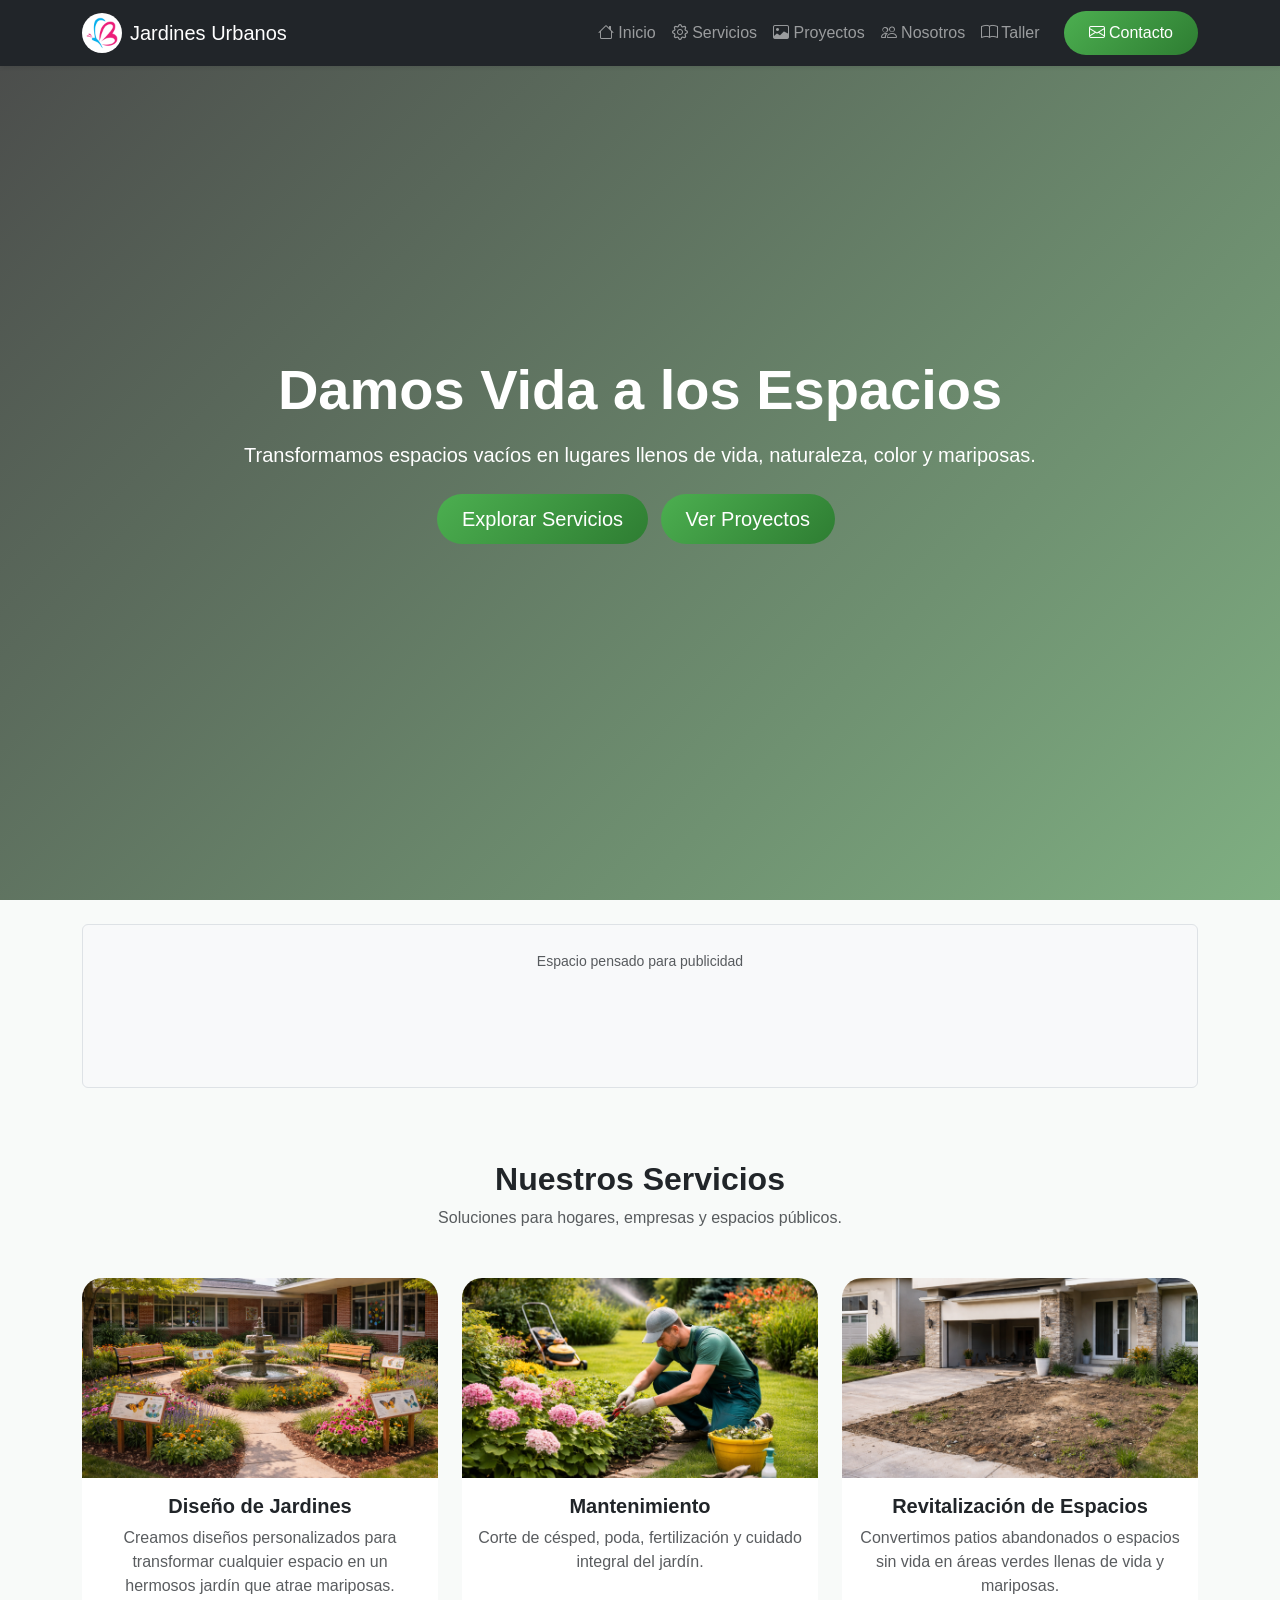
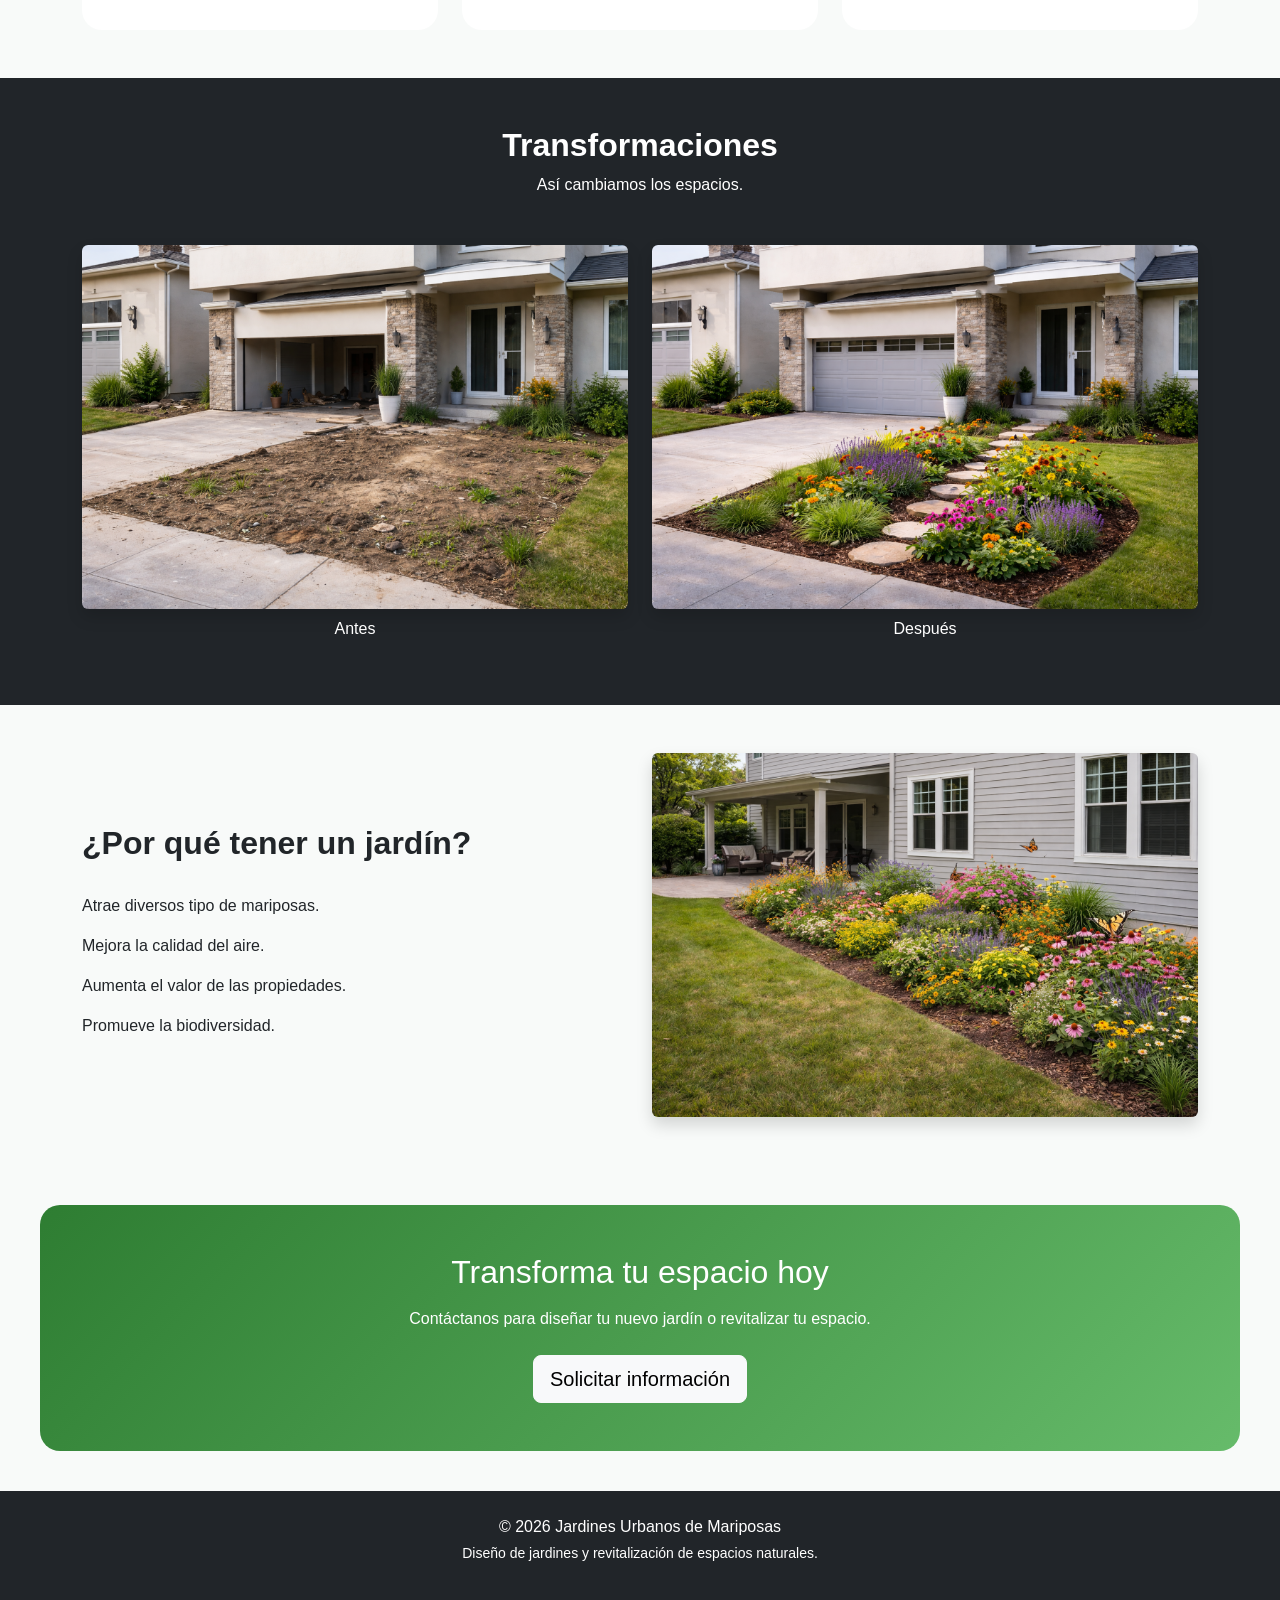
<file: index.html>
<!DOCTYPE html>
    <html lang="es">

    <head>
    <meta charset="UTF-8">
    <meta name="viewport" content="width=device-width, initial-scale=1">
    <link rel="icon" type="image/jpg" href="img/icono.jpg"> 
    <title>Jardines Urbanos de Mariposas</title>
    
    <!--Bootstrap Icon-->
    <link rel="stylesheet" href="https://cdn.jsdelivr.net/npm/bootstrap-icons@1.13.1/font/bootstrap-icons.min.css">

    <!-- Bootstrap -->
    <link href="https://cdn.jsdelivr.net/npm/bootstrap@5.3.2/dist/css/bootstrap.min.css" rel="stylesheet">

    <!-- CSS -->
    <link rel="stylesheet" href="css/style.css">

</head>


<body>

<!-- NAVBAR -->

    <nav class="navbar navbar-expand-lg navbar-dark bg-dark fixed-top shadow-sm">
        <div class="container">

            <a class="navbar-brand d-flex align-items-center" href="#">
                <img src="img/icono.jpg" alt="Logo" width="40" height="40" class="me-2 rounded-circle">
                Jardines Urbanos
            </a>

            <button class="navbar-toggler" type="button" data-bs-toggle="collapse" data-bs-target="#navbarContent">
                <span class="navbar-toggler-icon"></span>
            </button>

            <div class="collapse navbar-collapse" id="navbarContent">
                <ul class="navbar-nav ms-auto align-items-lg-center">

                    <li class="nav-item">
                        <a class="nav-link" href="index.html">
                        <i class="bi bi-house"></i> Inicio
                        </a>
                    </li>

                    <li class="nav-item">
                        <a class="nav-link" href="servicios.html">
                        <i class="bi bi-gear"></i> Servicios
                        </a>
                    </li>

                    <li class="nav-item">
                        <a class="nav-link" href="proyectos.html">
                        <i class="bi bi-image"></i> Proyectos
                        </a>
                    </li>

                    <li class="nav-item">
                        <a class="nav-link" href="nosotros.html">
                        <i class="bi bi-people"></i> Nosotros
                        </a>
                    </li>

                    <li class="nav-item">
                        <a class="nav-link" href="taller.html">
                        <i class="bi bi-book"></i> Taller
                        </a>
                    </li>

                    <li class="nav-item ms-lg-3 mt-3 mt-lg-0">
                        <a class="btn btn-success" href="contacto.html">
                        <i class="bi bi-envelope"></i> Contacto
                        </a>
                    </li>
                </ul>
            </div>
        </div>
    </nav>


    <!-- HERO -->

    <section id="hero" class="hero d-flex align-items-center text-white">

        <div class="container text-center">

            <h1 class="display-4 fw-bold mb-3">Damos Vida a los Espacios</h1>

            <p class="lead mb-4">Transformamos espacios vacíos en lugares llenos de vida, naturaleza, color y mariposas.</p>
            <a href="servicios.html" class="btn btn-success btn-lg me-2">Explorar Servicios</a>
            <a href="proyectos.html" class="btn btn-success btn-lg me-2">Ver Proyectos</a>

        </div>

    </section>

    <section class="py-4 text-center">
        <div class="container">
            <div class="border rounded p-4 bg-light">
                <small class="text-muted">Espacio pensado para publicidad</small>
                <div style="height:90px;">
                    <!-- Aquí va el anuncio -->
                </div>
            </div>
        </div>
    </section>

    <!-- SERVICIOS -->

    <section class="py-5 services d-flex align-items-center">

        <div class="container">

            <div class="text-center mb-5">
                <h2 class="fw-bold">Nuestros Servicios</h2>
                <p class="text-muted">Soluciones para hogares, empresas y espacios públicos.</p>
            </div>

            <div class="row g-4">

                <div class="col-12 col-md-6 col-lg-4">
                    <div class="card h-100">

                        <img src="img/JardinEscolar.png" class="card-img-top">

                        <div class="card-body text-center">
                        <h5 class="fw-bold">Diseño de Jardines</h5>
                        <p class="text-muted">
                            Creamos diseños personalizados para transformar cualquier espacio en un hermosos jardín que atrae mariposas.
                        </p>
                        </div>

                    </div>
                </div>

                <div class="col-12 col-md-6 col-lg-4">
                    <div class="card h-100">

                        <img src="img/Jardinero cuidando las hortensias rosas.png" class="card-img-top">

                        <div class="card-body text-center">
                        <h5 class="fw-bold">Mantenimiento</h5>
                        <p class="text-muted">
                            Corte de césped, poda, fertilización y cuidado integral del jardín.
                        </p>
                        </div>

                    </div>
                </div>

                <div class="col-12 col-md-6 col-lg-4">
                    <div class="card h-100">

                        <img src="img/AntesCasaModerna.png" class="card-img-top">

                        <div class="card-body text-center">
                        <h5 class="fw-bold">Revitalización de Espacios</h5>
                        <p class="text-muted">
                            Convertimos patios abandonados o espacios sin vida en áreas verdes llenas de vida y mariposas.
                        </p>
                        </div>

                    </div>
                </div>

            </div>
        </div>
    </section>


    <!-- ANTES Y DESPUÉS -->

    <section class="bg-dark py-5 text-white">

        <div class="container">

        <div class="text-center mb-5">
            <h2 class="fw-bold">Transformaciones</h2>
            <p class="">Así cambiamos los espacios.</p>
        </div>

        <div class="row g-4">

            <div class="col-md-6">
                <img src="img/AntesCasaModerna.png" class="img-fluid rounded shadow" alt="Antes">
                <p class="text-center mt-2">Antes</p>
            </div>

            <div class="col-md-6">
                <img src="img/DespuesCasaModerna.png" class="img-fluid rounded shadow" alt="Después">
                <p class="text-center mt-2">Después</p>
            </div>

        </div>

        </div>
    </section>


    <!-- BENEFICIOS -->

    <section class="py-5">

    <div class="container">

        <div class="row align-items-center">

            <div class="col-md-6">

                <h2 class="fw-bold mb-4">
                ¿Por qué tener un jardín?
                </h2>

                <ul class="list-group list-group-flush">

                    <li class="list-group-item">
                    <i class="bi bi-bluesky"></i> Atrae diversos tipo de mariposas.
                    </li>

                    <li class="list-group-item">
                    <i class="bi bi-bluesky"></i> Mejora la calidad del aire.
                    </li>

                    <li class="list-group-item">
                    <i class="bi bi-bluesky"></i> Aumenta el valor de las propiedades.
                    </li>

                    <li class="list-group-item">
                    <i class="bi bi-bluesky"></i> Promueve la biodiversidad.
                    </li>

                </ul>

            </div>

            <div class="col-md-6 text-center">

                <img src="img/DespuesdeTriste.png" class="img-fluid rounded shadow">

            </div>

        </div>
    </div>
    </section>


    <!-- CTA -->

    <section class="cta text-white py-5 d-flex align-items-center text-center">

    <div class="container">

        <h2 class="mb-3">
        Transforma tu espacio hoy
        </h2>

        <p class="mb-4">
        Contáctanos para diseñar tu nuevo jardín o revitalizar tu espacio.
        </p>

        <a href="contacto.html" class="btn btn-light btn-lg">
        Solicitar información
        </a>

    </div>

    </section>


    <!-- FOOTER -->

    <footer class="bg-dark text-white py-4">

    <div class="container text-center">

        <p class="mb-1">
        © 2026 Jardines Urbanos de Mariposas
        </p>

        <p class="small">
        Diseño de jardines y revitalización de espacios naturales.
        </p>

    </div>

    </footer>


    <!-- JS -->

    <script src="https://cdn.jsdelivr.net/npm/bootstrap@5.3.2/dist/js/bootstrap.bundle.min.js"></script>
    <script src="js/script.js"></script>

</body>
</html>
</file>
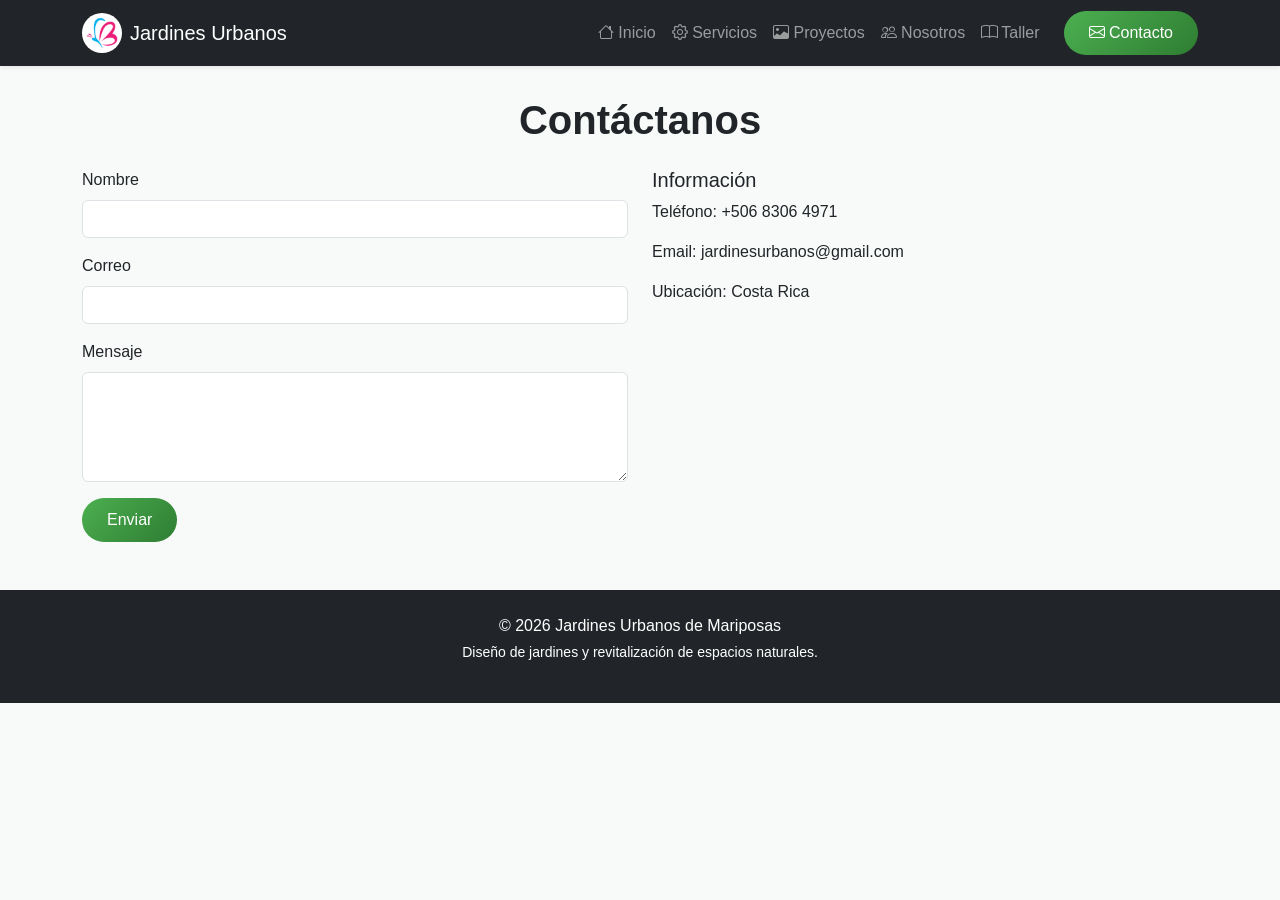
<file: contacto.html>
<!DOCTYPE html>
    <html lang="es">

        <head>
            <meta charset="UTF-8">
            <meta name="viewport" content="width=device-width, initial-scale=1">

            <title>Jardines Urbanos de Mariposas</title>

            <link rel="stylesheet" href="https://cdn.jsdelivr.net/npm/bootstrap-icons@1.13.1/font/bootstrap-icons.min.css">
            <link href="https://cdn.jsdelivr.net/npm/bootstrap@5.3.2/dist/css/bootstrap.min.css" rel="stylesheet">
            <link rel="stylesheet" href="css/style.css">

        </head>

    <body>

        <nav class="navbar navbar-expand-lg navbar-dark bg-dark fixed-top shadow-sm">
        <div class="container">

            <a class="navbar-brand d-flex align-items-center" href="#">
                <img src="img/icono.jpg" alt="Logo" width="40" height="40" class="me-2 rounded-circle">
                Jardines Urbanos
            </a>

            <button class="navbar-toggler" type="button" data-bs-toggle="collapse" data-bs-target="#navbarContent">
                <span class="navbar-toggler-icon"></span>
            </button>

            <div class="collapse navbar-collapse" id="navbarContent">
                <ul class="navbar-nav ms-auto align-items-lg-center">

                    <li class="nav-item">
                        <a class="nav-link" href="index.html">
                        <i class="bi bi-house"></i> Inicio
                        </a>
                    </li>

                    <li class="nav-item">
                        <a class="nav-link" href="servicios.html">
                        <i class="bi bi-gear"></i> Servicios
                        </a>
                    </li>

                    <li class="nav-item">
                        <a class="nav-link" href="proyectos.html">
                        <i class="bi bi-image"></i> Proyectos
                        </a>
                    </li>

                    <li class="nav-item">
                        <a class="nav-link" href="nosotros.html">
                        <i class="bi bi-people"></i> Nosotros
                        </a>
                    </li>

                    <li class="nav-item">
                        <a class="nav-link" href="taller.html">
                        <i class="bi bi-book"></i> Taller
                        </a>
                    </li>

                    <li class="nav-item ms-lg-3 mt-3 mt-lg-0">
                        <a class="btn btn-success" href="contacto.html">
                        <i class="bi bi-envelope"></i> Contacto
                        </a>
                    </li>
                </ul>
            </div>
        </div>
    </nav>

    <section class="py-5 mt-5">

        <div class="container">

            <h1 class="text-center fw-bold mb-4">Contáctanos</h1>

            <div class="row">

                <div class="col-md-6">

                    <form>

                        <div class="mb-3">
                            <label class="form-label">Nombre</label>
                            <input type="text" class="form-control">
                        </div>

                        <div class="mb-3">
                            <label class="form-label">Correo</label>
                            <input type="email" class="form-control">
                        </div>

                        <div class="mb-3">
                            <label class="form-label">Mensaje</label>
                            <textarea class="form-control" rows="4"></textarea>
                        </div>

                        <button class="btn btn-success">Enviar</button>

                    </form>

                </div>

                <div class="col-md-6">

                    <h5>Información</h5>

                    <p>Teléfono: +506 8306 4971</p>
                    <p>Email: jardinesurbanos@gmail.com</p>
                    <p>Ubicación: Costa Rica</p>

                </div>

            </div>

        </div>
    </section>


    <footer class="bg-dark text-white py-4">

    <div class="container text-center">

        <p class="mb-1">
        © 2026 Jardines Urbanos de Mariposas
        </p>

        <p class="small">
        Diseño de jardines y revitalización de espacios naturales.
        </p>

    </div>

    </footer>

    <script src="https://cdn.jsdelivr.net/npm/bootstrap@5.3.2/dist/js/bootstrap.bundle.min.js"></script>

    </body>
    </html>
</file>
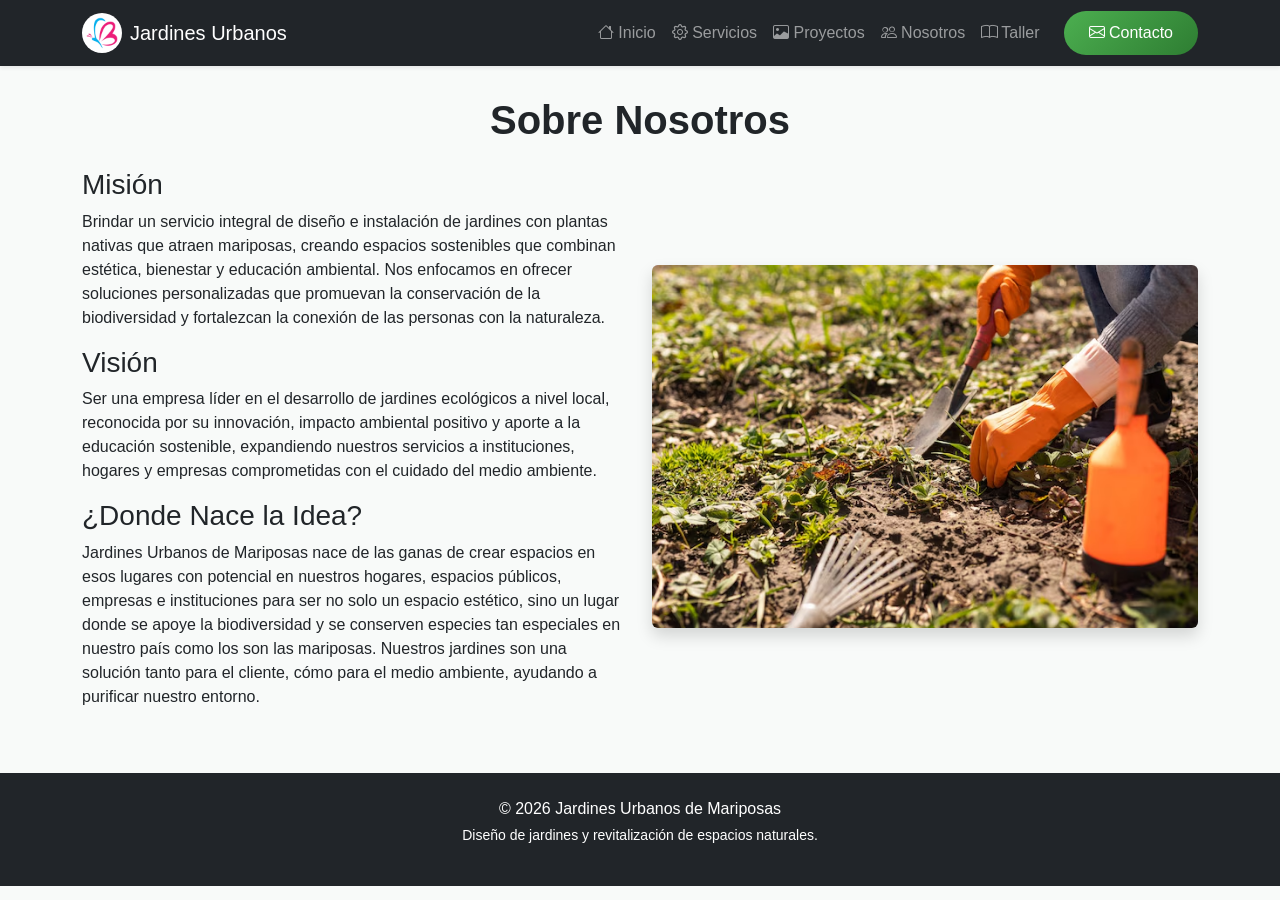
<file: nosotros.html>
<!DOCTYPE html>
    <html lang="es">

        <head>
            <meta charset="UTF-8">
            <meta name="viewport" content="width=device-width, initial-scale=1">

            <title>Jardines Urbanos de Mariposas</title>

            <link rel="stylesheet" href="https://cdn.jsdelivr.net/npm/bootstrap-icons@1.13.1/font/bootstrap-icons.min.css">
            <link href="https://cdn.jsdelivr.net/npm/bootstrap@5.3.2/dist/css/bootstrap.min.css" rel="stylesheet">
            <link rel="stylesheet" href="css/style.css">

        </head>

    <body>

    <nav class="navbar navbar-expand-lg navbar-dark bg-dark fixed-top shadow-sm">
        <div class="container">

            <a class="navbar-brand d-flex align-items-center" href="#">
                <img src="img/icono.jpg" alt="Logo" width="40" height="40" class="me-2 rounded-circle">
                Jardines Urbanos
            </a>

            <button class="navbar-toggler" type="button" data-bs-toggle="collapse" data-bs-target="#navbarContent">
                <span class="navbar-toggler-icon"></span>
            </button>

            <div class="collapse navbar-collapse" id="navbarContent">
                <ul class="navbar-nav ms-auto align-items-lg-center">

                    <li class="nav-item">
                        <a class="nav-link" href="index.html">
                        <i class="bi bi-house"></i> Inicio
                        </a>
                    </li>

                    <li class="nav-item">
                        <a class="nav-link" href="servicios.html">
                        <i class="bi bi-gear"></i> Servicios
                        </a>
                    </li>

                    <li class="nav-item">
                        <a class="nav-link" href="proyectos.html">
                        <i class="bi bi-image"></i> Proyectos
                        </a>
                    </li>

                    <li class="nav-item">
                        <a class="nav-link" href="nosotros.html">
                        <i class="bi bi-people"></i> Nosotros
                        </a>
                    </li>

                    <li class="nav-item">
                        <a class="nav-link" href="taller.html">
                        <i class="bi bi-book"></i> Taller
                        </a>
                    </li>

                    <li class="nav-item ms-lg-3 mt-3 mt-lg-0">
                        <a class="btn btn-success" href="contacto.html">
                        <i class="bi bi-envelope"></i> Contacto
                        </a>
                    </li>
                </ul>
            </div>
        </div>
    </nav>


    <section class="py-5 mt-5">

        <div class="container">

            <h1 class="fw-bold text-center mb-4">Sobre Nosotros</h1>

            <div class="row align-items-center">

                <div class="col-md-6">
                    <h3>Misión</h3>
                    <p>
                    Brindar un servicio integral de diseño e instalación de jardines con plantas nativas que atraen mariposas, creando espacios sostenibles que combinan estética, bienestar y educación ambiental. Nos enfocamos en ofrecer soluciones personalizadas que promuevan la conservación de la biodiversidad y fortalezcan la conexión de las personas con la naturaleza.
                    </p>
                    
                    <h3>Visión</h3>
                    <p>
                    Ser una empresa líder en el desarrollo de jardines ecológicos a nivel local, reconocida por su innovación, impacto ambiental positivo y aporte a la educación sostenible, expandiendo nuestros servicios a instituciones, hogares y empresas comprometidas con el cuidado del medio ambiente.
                    </p>

                    <h3>¿Donde Nace la Idea?</h3>
                    <p>Jardines Urbanos de Mariposas nace de las ganas de crear espacios en esos lugares con potencial en nuestros hogares, espacios públicos, empresas e instituciones para ser no solo un espacio estético, sino un lugar donde se apoye la biodiversidad y se conserven especies tan especiales en nuestro país como los son las mariposas. Nuestros jardines son una solución tanto para el cliente, cómo para el medio ambiente, ayudando a purificar nuestro entorno.</p>
                </div>

                <div class="col-md-6">
                    <img src="img/jardinero.avif" class="img-fluid rounded shadow">
                </div>

            </div>

        </div>
    </section>


    <footer class="bg-dark text-white py-4">

    <div class="container text-center">

        <p class="mb-1">
        © 2026 Jardines Urbanos de Mariposas
        </p>

        <p class="small">
        Diseño de jardines y revitalización de espacios naturales.
        </p>

    </div>

    </footer>

    <script src="https://cdn.jsdelivr.net/npm/bootstrap@5.3.2/dist/js/bootstrap.bundle.min.js"></script>

    </body>
    </html>
</file>
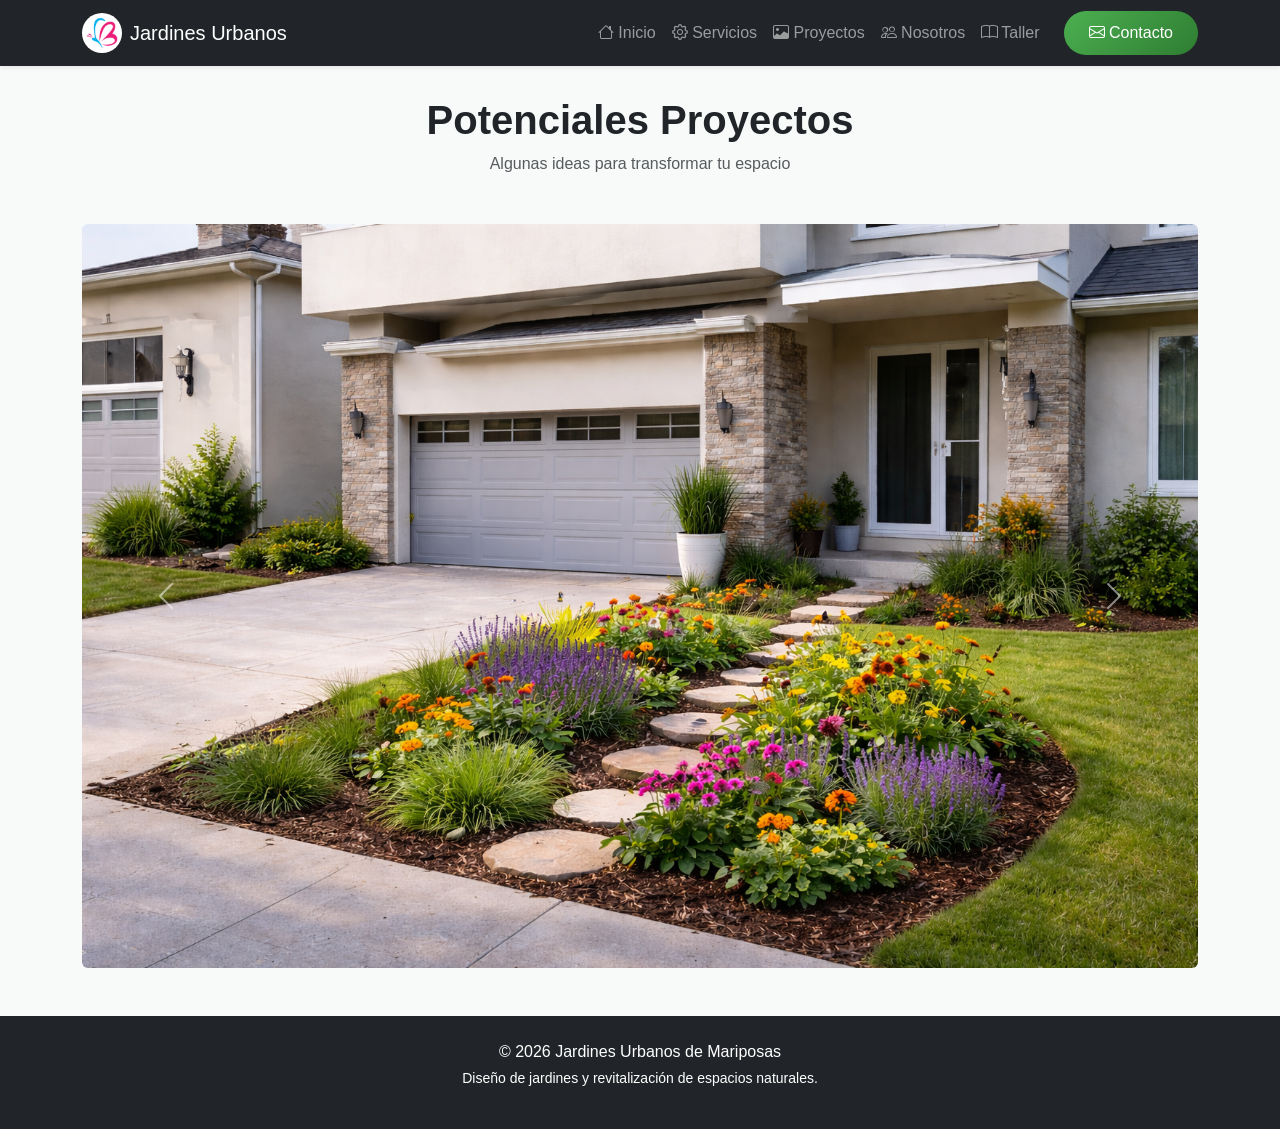
<file: proyectos.html>
<!DOCTYPE html>
    <html lang="es">

        <head>
            <meta charset="UTF-8">
            <meta name="viewport" content="width=device-width, initial-scale=1">

            <title>Jardines Urbanos de Mariposas</title>

            <link rel="stylesheet" href="https://cdn.jsdelivr.net/npm/bootstrap-icons@1.13.1/font/bootstrap-icons.min.css">
            <link href="https://cdn.jsdelivr.net/npm/bootstrap@5.3.2/dist/css/bootstrap.min.css" rel="stylesheet">
            <link rel="stylesheet" href="css/style.css">

            </head>

    <body>

    <nav class="navbar navbar-expand-lg navbar-dark bg-dark fixed-top shadow-sm">
        <div class="container">

            <a class="navbar-brand d-flex align-items-center" href="#">
                <img src="img/icono.jpg" alt="Logo" width="40" height="40" class="me-2 rounded-circle">
                Jardines Urbanos
            </a>

            <button class="navbar-toggler" type="button" data-bs-toggle="collapse" data-bs-target="#navbarContent">
                <span class="navbar-toggler-icon"></span>
            </button>

            <div class="collapse navbar-collapse" id="navbarContent">
                <ul class="navbar-nav ms-auto align-items-lg-center">

                    <li class="nav-item">
                        <a class="nav-link" href="index.html">
                        <i class="bi bi-house"></i> Inicio
                        </a>
                    </li>

                    <li class="nav-item">
                        <a class="nav-link" href="servicios.html">
                        <i class="bi bi-gear"></i> Servicios
                        </a>
                    </li>

                    <li class="nav-item">
                        <a class="nav-link" href="proyectos.html">
                        <i class="bi bi-image"></i> Proyectos
                        </a>
                    </li>

                    <li class="nav-item">
                        <a class="nav-link" href="nosotros.html">
                        <i class="bi bi-people"></i> Nosotros
                        </a>
                    </li>

                    <li class="nav-item">
                        <a class="nav-link" href="taller.html">
                        <i class="bi bi-book"></i> Taller
                        </a>
                    </li>

                    <li class="nav-item ms-lg-3 mt-3 mt-lg-0">
                        <a class="btn btn-success" href="contacto.html">
                        <i class="bi bi-envelope"></i> Contacto
                        </a>
                    </li>
                </ul>
            </div>
        </div>
    </nav>

    <section class="py-5 mt-5">

        <div class="container">

            <div class="text-center mb-5">
                <h1 class="fw-bold">Potenciales Proyectos</h1>
                <p class="text-muted">Algunas ideas para transformar tu espacio</p>
            </div>

        </div>

        <div class="container">
            <div id="carruselFotos" class="carousel slide" data-bs-ride="carousel" data-bs-interval="3000">
                <div class="carousel-inner rounded">
                    <div class="carousel-item active">
                    <img src="img/DespuesCasaModerna.png" class="d-block w-100" alt="Foto 1">
                    </div>
                    <div class="carousel-item">
                    <img src="img/DespuesdeTriste.png" class="d-block w-100" alt="Foto 2">
                    </div>
                    <div class="carousel-item">
                    <img src="img/JardinEscolar.png" class="d-block w-100" alt="Foto 3">
                    </div>
                    <div class="carousel-item">
                    <img src="img/JardinAfuera.png" class="d-block w-100" alt="Foto 4">
                    </div>
                </div>
                <button class="carousel-control-prev" type="button" data-bs-target="#carruselFotos" data-bs-slide="prev">
                    <span class="carousel-control-prev-icon" aria-hidden="true"></span>
                    <span class="visually-hidden">Anterior</span>
                </button>
                <button class="carousel-control-next" type="button" data-bs-target="#carruselFotos" data-bs-slide="next">
                    <span class="carousel-control-next-icon" aria-hidden="true"></span>
                    <span class="visually-hidden">Siguiente</span>
                </button>
            </div>
        </div>
    </section>


    <footer class="bg-dark text-white py-4">

    <div class="container text-center">

        <p class="mb-1">
        © 2026 Jardines Urbanos de Mariposas
        </p>

        <p class="small">
        Diseño de jardines y revitalización de espacios naturales.
        </p>

    </div>

    </footer>

    <script src="https://cdn.jsdelivr.net/npm/bootstrap@5.3.2/dist/js/bootstrap.bundle.min.js"></script>

    </body>
    </html>
</file>
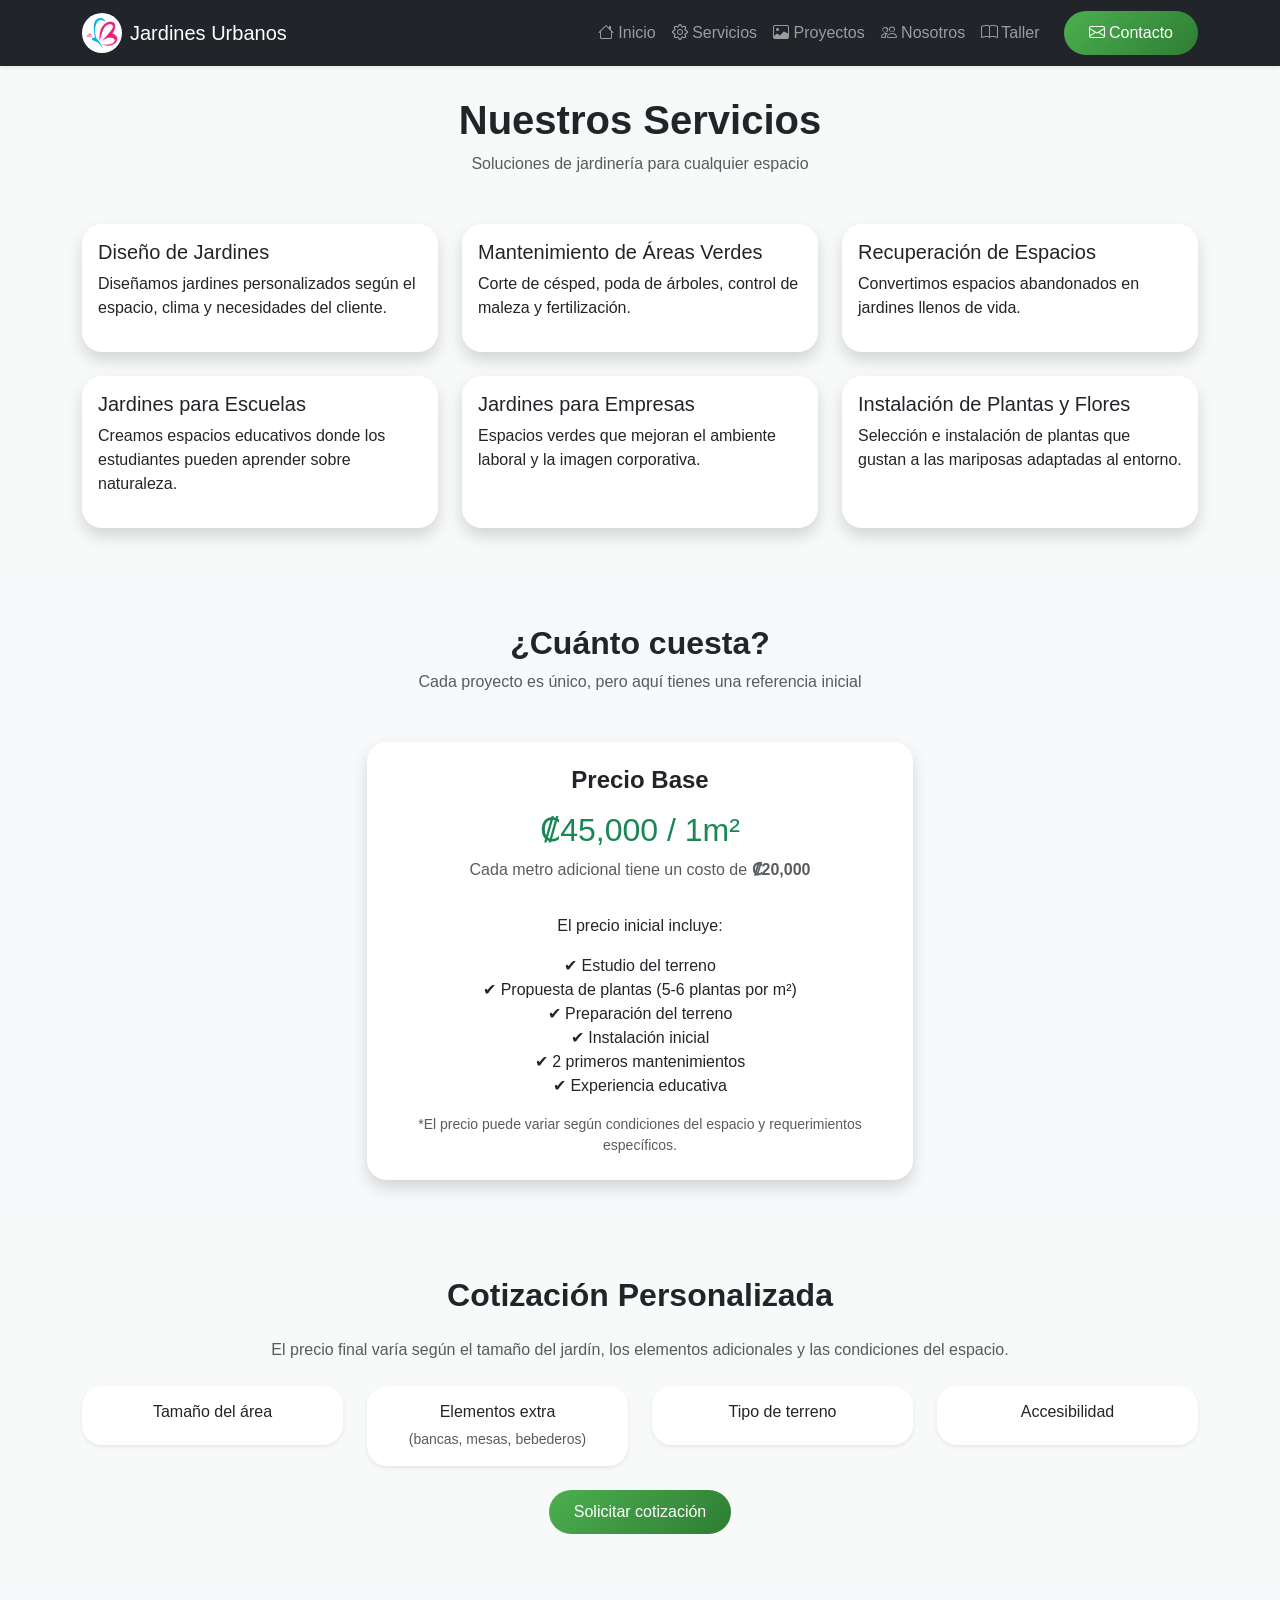
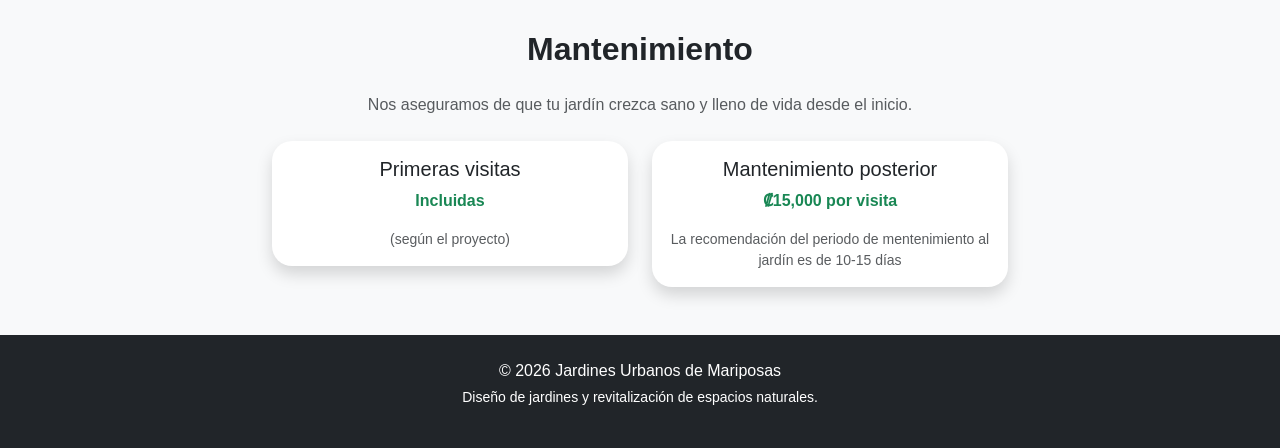
<file: servicios.html>
<!DOCTYPE html>
    <html lang="es">

        <head>
            <meta charset="UTF-8">
            <meta name="viewport" content="width=device-width, initial-scale=1">

            <title>Jardines Urbanos de Mariposas</title>

            <link rel="stylesheet" href="https://cdn.jsdelivr.net/npm/bootstrap-icons@1.13.1/font/bootstrap-icons.min.css">
            <link href="https://cdn.jsdelivr.net/npm/bootstrap@5.3.2/dist/css/bootstrap.min.css" rel="stylesheet">
            <link rel="stylesheet" href="css/style.css">

        </head>

    <body>

    <!-- NAVBAR -->

    <nav class="navbar navbar-expand-lg navbar-dark bg-dark fixed-top shadow-sm">
        <div class="container">

            <a class="navbar-brand d-flex align-items-center" href="#">
                <img src="img/icono.jpg" alt="Logo" width="40" height="40" class="me-2 rounded-circle">
                Jardines Urbanos
            </a>

            <button class="navbar-toggler" type="button" data-bs-toggle="collapse" data-bs-target="#navbarContent">
                <span class="navbar-toggler-icon"></span>
            </button>

            <div class="collapse navbar-collapse" id="navbarContent">
                <ul class="navbar-nav ms-auto align-items-lg-center">

                    <li class="nav-item">
                        <a class="nav-link" href="index.html">
                        <i class="bi bi-house"></i> Inicio
                        </a>
                    </li>

                    <li class="nav-item">
                        <a class="nav-link" href="servicios.html">
                        <i class="bi bi-gear"></i> Servicios
                        </a>
                    </li>

                    <li class="nav-item">
                        <a class="nav-link" href="proyectos.html">
                        <i class="bi bi-image"></i> Proyectos
                        </a>
                    </li>

                    <li class="nav-item">
                        <a class="nav-link" href="nosotros.html">
                        <i class="bi bi-people"></i> Nosotros
                        </a>
                    </li>

                    <li class="nav-item">
                        <a class="nav-link" href="taller.html">
                        <i class="bi bi-book"></i> Taller
                        </a>
                    </li>

                    <li class="nav-item ms-lg-3 mt-3 mt-lg-0">
                        <a class="btn btn-success" href="contacto.html">
                        <i class="bi bi-envelope"></i> Contacto
                        </a>
                    </li>
                </ul>
            </div>
        </div>
    </nav>


    <section class="py-5 mt-5">

        <div class="container">

            <div class="text-center mb-5">
                <h1 class="fw-bold">Nuestros Servicios</h1>
                <p class="text-muted">Soluciones de jardinería para cualquier espacio</p>
            </div>

            <div class="row g-4">

                <div class="col-md-4">
                    <div class="card shadow h-100">
                        <div class="card-body">
                            <h5>Diseño de Jardines</h5>
                            <p>Diseñamos jardines personalizados según el espacio, clima y necesidades del cliente.</p>
                        </div>
                    </div>
                </div>

                <div class="col-md-4">
                    <div class="card shadow h-100">
                    <div class="card-body">
                            <h5>Mantenimiento de Áreas Verdes</h5>
                            <p>Corte de césped, poda de árboles, control de maleza y fertilización.</p>
                        </div>
                    </div>
                </div>

                <div class="col-md-4">
                    <div class="card shadow h-100">
                        <div class="card-body">
                            <h5>Recuperación de Espacios</h5>
                            <p>Convertimos espacios abandonados en jardines llenos de vida.</p>
                        </div>
                    </div>
                </div>

                <div class="col-md-4">
                    <div class="card shadow h-100">
                        <div class="card-body">
                            <h5>Jardines para Escuelas</h5>
                            <p>Creamos espacios educativos donde los estudiantes pueden aprender sobre naturaleza.</p>
                        </div>
                    </div>
                </div>

                <div class="col-md-4">
                    <div class="card shadow h-100">
                        <div class="card-body">
                            <h5>Jardines para Empresas</h5>
                            <p>Espacios verdes que mejoran el ambiente laboral y la imagen corporativa.</p>
                        </div>
                    </div>
                </div>

                <div class="col-md-4">
                    <div class="card shadow h-100">
                        <div class="card-body">
                            <h5>Instalación de Plantas y Flores</h5>
                            <p>Selección e instalación de plantas que gustan a las mariposas adaptadas al entorno.</p>
                        </div>
                    </div>
                </div>

            </div>

        </div>
    </section>

    <section class="py-5 bg-light">

        <div class="container">

            <div class="text-center mb-5">
            <h2 class="fw-bold">¿Cuánto cuesta?</h2>
            <p class="text-muted">Cada proyecto es único, pero aquí tienes una referencia inicial</p>
            </div>

            <div class="row justify-content-center">

            <div class="col-md-6">
                <div class="card shadow text-center p-4">

                <h4 class="fw-bold mb-3">Precio Base</h4>

                <h2 class="text-success">₡45,000 / 1m²</h2>
                
                <p class="text-muted">
                    Cada metro adicional tiene un costo de <strong>₡20,000</strong>
                </p>

                <ul class="list-unstyled mt-3">
                    <p>El precio inicial incluye: </p>
                    <li>✔ Estudio del terreno</li>
                    <li>✔ Propuesta de plantas (5-6 plantas por m²)</li>
                    <li>✔ Preparación del terreno</li>
                    <li>✔ Instalación inicial</li>
                    <li>✔ 2 primeros mantenimientos</li>
                    <li>✔ Experiencia educativa</li>
                </ul>

                <small class="text-muted">
                *El precio puede variar según condiciones del espacio y requerimientos específicos.
                </small>
                
                </div>
            </div>

            </div>

        </div>
    </section>

    <section class="py-5">

        <div class="container text-center">

            <h2 class="fw-bold mb-4">Cotización Personalizada</h2>

            <p class="text-muted mb-4">
            El precio final varía según el tamaño del jardín, los elementos adicionales y las condiciones del espacio.
            </p>

            <div class="row g-4">

            <div class="col-md-3">
                <div class="card p-3 shadow-sm">
                <h6>Tamaño del área</h6>
                </div>
            </div>

            <div class="col-md-3">
                <div class="card p-3 shadow-sm">
                <h6>Elementos extra</h6>
                <small class="text-muted">(bancas, mesas, bebederos)</small>
                </div>
            </div>

            <div class="col-md-3">
                <div class="card p-3 shadow-sm">
                <h6>Tipo de terreno</h6>
                </div>
            </div>

            <div class="col-md-3">
                <div class="card p-3 shadow-sm">
                <h6>Accesibilidad</h6>
                </div>
            </div>

            </div>

            <a href="contacto.html" class="btn btn-success mt-4">
            Solicitar cotización
            </a>

        </div>
    </section>

    <section class="py-5 bg-light">

        <div class="container text-center">

            <h2 class="fw-bold mb-4">Mantenimiento</h2>

            <p class="text-muted mb-4">
            Nos aseguramos de que tu jardín crezca sano y lleno de vida desde el inicio.
            </p>

            <div class="row g-4 justify-content-center">

            <div class="col-md-4">
                <div class="card shadow p-3">
                <h5>Primeras visitas</h5>
                <p class="text-success fw-bold">Incluidas</p>
                <small class="text-muted">(según el proyecto)</small>
                </div>
            </div>

            <div class="col-md-4">
                <div class="card shadow p-3">
                <h5>Mantenimiento posterior</h5>
                <p class="text-success fw-bold">₡15,000 por visita</p>
                <small class="text-muted">La recomendación del periodo de mentenimiento al jardín es de 10-15 días</small>
                </div>
            </div>

            </div>

        </div>
    </section>

    <footer class="bg-dark text-white py-4">

    <div class="container text-center">

        <p class="mb-1">
        © 2026 Jardines Urbanos de Mariposas
        </p>

        <p class="small">
        Diseño de jardines y revitalización de espacios naturales.
        </p>

    </div>

    </footer>

    <script src="https://cdn.jsdelivr.net/npm/bootstrap@5.3.2/dist/js/bootstrap.bundle.min.js"></script>

    </body>
    </html>
</file>
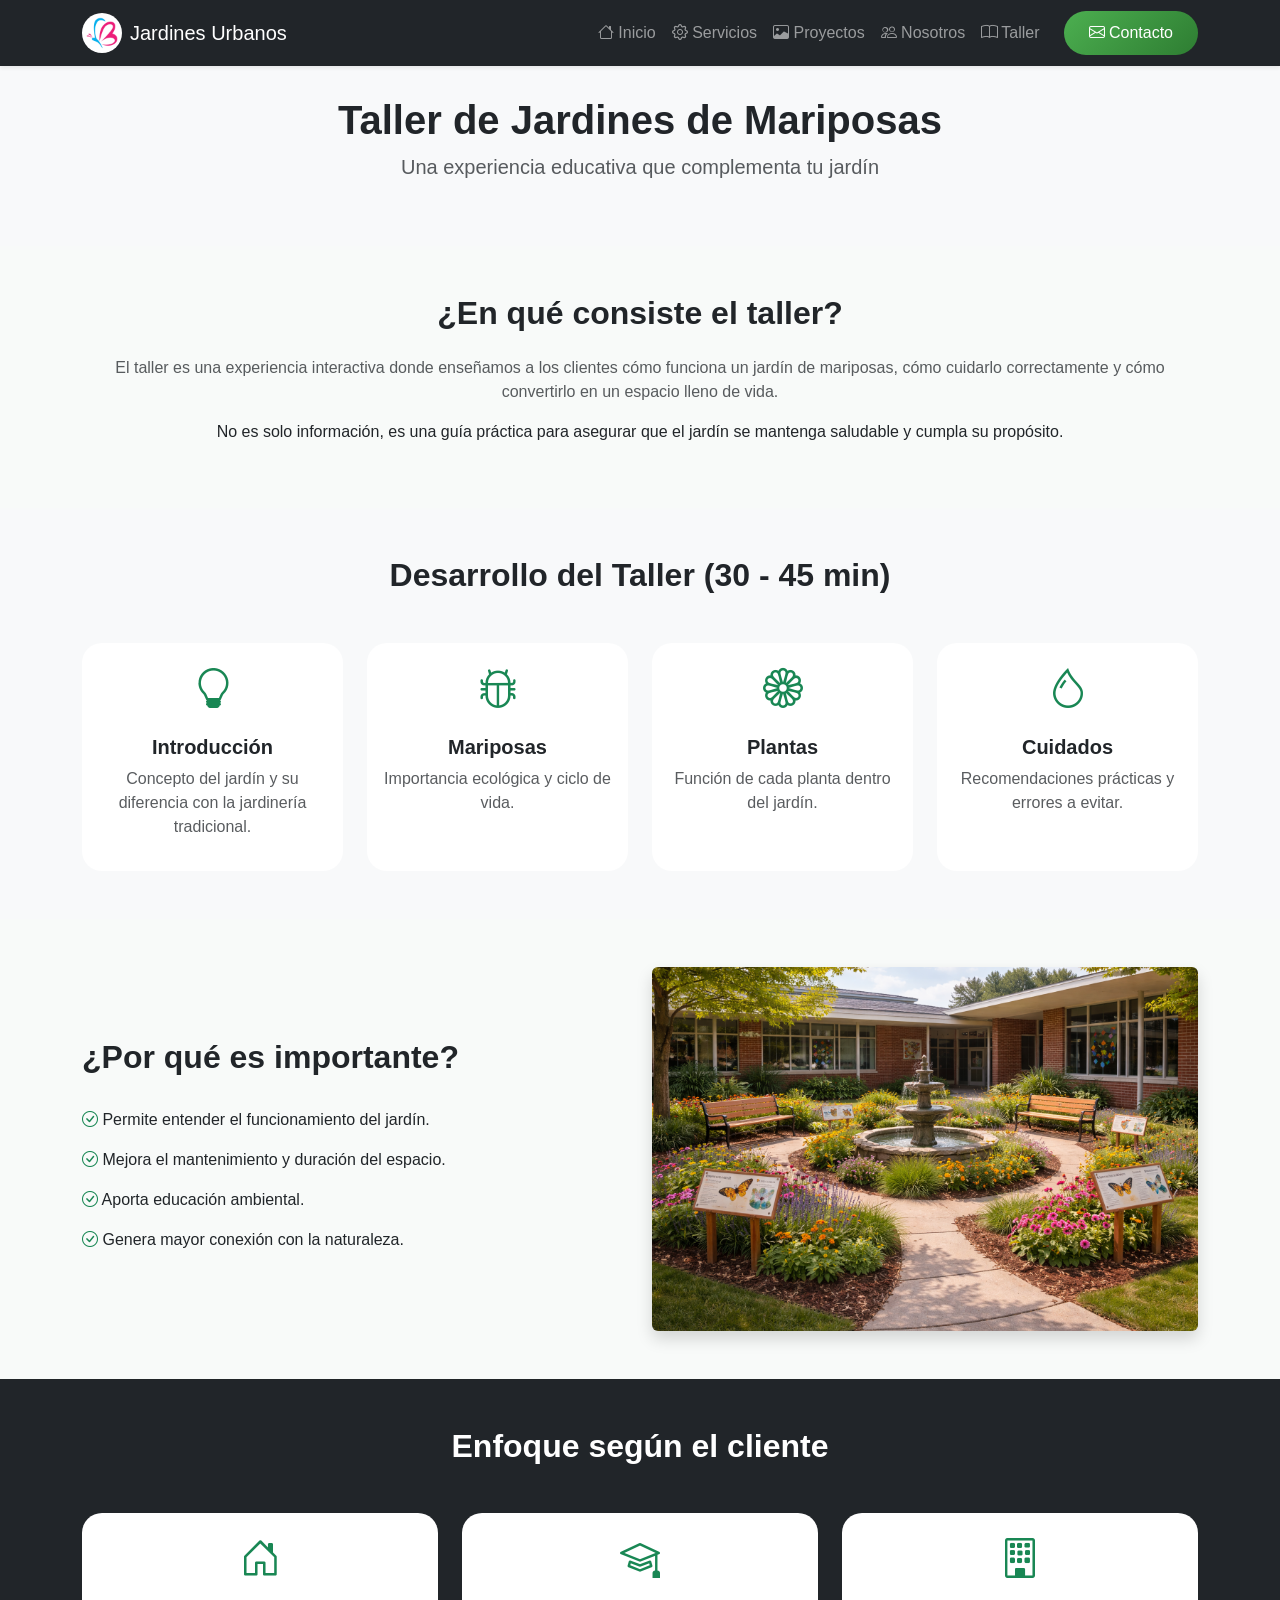
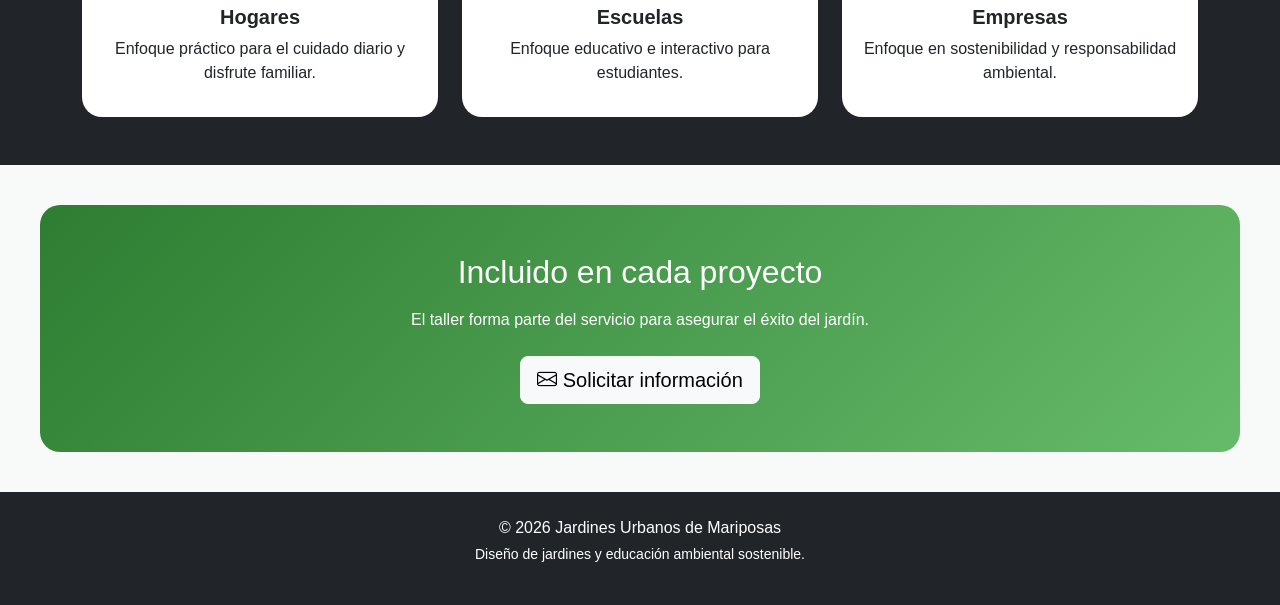
<file: taller.html>
<!DOCTYPE html>
        <html lang="es">

        <head>
        <meta charset="UTF-8">
        <meta name="viewport" content="width=device-width, initial-scale=1">
        <link rel="icon" type="image/jpg" href="img/icono.jpg"> 
        <title>Jardines Urbanos de Mariposas</title>

        <!-- Bootstrap Icons -->
        <link rel="stylesheet" href="https://cdn.jsdelivr.net/npm/bootstrap-icons@1.13.1/font/bootstrap-icons.min.css">

        <!-- Bootstrap -->
        <link href="https://cdn.jsdelivr.net/npm/bootstrap@5.3.2/dist/css/bootstrap.min.css" rel="stylesheet">

        <!-- CSS -->
        <link rel="stylesheet" href="css/style.css">
    </head>

    <body>

    <!-- NAVBAR -->
    <nav class="navbar navbar-expand-lg navbar-dark bg-dark fixed-top shadow-sm">
        <div class="container">

            <a class="navbar-brand d-flex align-items-center" href="#">
                <img src="img/icono.jpg" alt="Logo" width="40" height="40" class="me-2 rounded-circle">
                Jardines Urbanos
            </a>

            <button class="navbar-toggler" type="button" data-bs-toggle="collapse" data-bs-target="#navbarContent">
                <span class="navbar-toggler-icon"></span>
            </button>

            <div class="collapse navbar-collapse" id="navbarContent">
                <ul class="navbar-nav ms-auto align-items-lg-center">

                    <li class="nav-item">
                        <a class="nav-link" href="index.html">
                        <i class="bi bi-house"></i> Inicio
                        </a>
                    </li>

                    <li class="nav-item">
                        <a class="nav-link" href="servicios.html">
                        <i class="bi bi-gear"></i> Servicios
                        </a>
                    </li>

                    <li class="nav-item">
                        <a class="nav-link" href="proyectos.html">
                        <i class="bi bi-image"></i> Proyectos
                        </a>
                    </li>

                    <li class="nav-item">
                        <a class="nav-link" href="nosotros.html">
                        <i class="bi bi-people"></i> Nosotros
                        </a>
                    </li>

                    <li class="nav-item">
                        <a class="nav-link" href="taller.html">
                        <i class="bi bi-book"></i> Taller
                        </a>
                    </li>

                    <li class="nav-item ms-lg-3 mt-3 mt-lg-0">
                        <a class="btn btn-success" href="contacto.html">
                        <i class="bi bi-envelope"></i> Contacto
                        </a>
                    </li>
                </ul>
            </div>
        </div>
    </nav>

    <!-- HEADER SIMPLE (SIN FONDO HERO) -->
    <section class="py-5 mt-5 bg-light">
        <div class="container text-center">
            <h1 class="fw-bold">Taller de Jardines de Mariposas</h1>
            <p class="lead text-muted">Una experiencia educativa que complementa tu jardín</p>
        </div>
    </section>

    <!-- IDEA -->
    <section class="py-5">
        <div class="container">
            <h2 class="fw-bold mb-4 text-center">¿En qué consiste el taller?</h2>
            <p class="text-center text-muted">
            El taller es una experiencia interactiva donde enseñamos a los clientes cómo funciona un jardín de mariposas, cómo cuidarlo correctamente y cómo convertirlo en un espacio lleno de vida.
            </p>
            <p class="text-center">
            No es solo información, es una guía práctica para asegurar que el jardín se mantenga saludable y cumpla su propósito.
            </p>
        </div>
    </section>

    <!-- DESARROLLO -->
    <section class="bg-light py-5">
        <div class="container">
            <h2 class="fw-bold text-center mb-5">Desarrollo del Taller (30 - 45 min)</h2>
            <div class="row g-4">

                <div class="col-md-3">
                    <div class="card h-100 text-center">
                        <div class="card-body">
                            <i class="bi bi-lightbulb fs-1 text-success"></i>
                            <h5 class="fw-bold mt-3">Introducción</h5>
                            <p class="text-muted">Concepto del jardín y su diferencia con la jardinería tradicional.</p>
                        </div>
                    </div>
                </div>

                <div class="col-md-3">
                    <div class="card h-100 text-center">
                        <div class="card-body">
                            <i class="bi bi-bug fs-1 text-success"></i>
                            <h5 class="fw-bold mt-3">Mariposas</h5>
                            <p class="text-muted">Importancia ecológica y ciclo de vida.</p>
                        </div>
                    </div>
                </div>

                <div class="col-md-3">
                    <div class="card h-100 text-center">
                        <div class="card-body">
                            <i class="bi bi-flower1 fs-1 text-success"></i>
                            <h5 class="fw-bold mt-3">Plantas</h5>
                            <p class="text-muted">Función de cada planta dentro del jardín.</p>
                        </div>
                    </div>
                </div>

                <div class="col-md-3">
                    <div class="card h-100 text-center">
                        <div class="card-body">
                            <i class="bi bi-droplet fs-1 text-success"></i>
                            <h5 class="fw-bold mt-3">Cuidados</h5>
                            <p class="text-muted">Recomendaciones prácticas y errores a evitar.</p>
                        </div>
                    </div>
                </div>

            </div>
        </div>
    </section>

    <!-- IMPORTANCIA -->
    <section class="py-5">
        <div class="container">
            <div class="row align-items-center">
                <div class="col-md-6">
                    <h2 class="fw-bold mb-4">¿Por qué es importante?</h2>
                    <ul class="list-group list-group-flush">
                        <li class="list-group-item"><i class="bi bi-check-circle text-success"></i> Permite entender el funcionamiento del jardín.</li>
                        <li class="list-group-item"><i class="bi bi-check-circle text-success"></i> Mejora el mantenimiento y duración del espacio.</li>
                        <li class="list-group-item"><i class="bi bi-check-circle text-success"></i> Aporta educación ambiental.</li>
                        <li class="list-group-item"><i class="bi bi-check-circle text-success"></i> Genera mayor conexión con la naturaleza.</li>
                    </ul>
                </div>
                <div class="col-md-6 text-center">
                    <img src="img/JardinEscolar.png" class="img-fluid rounded shadow">
                </div>
            </div>
        </div>
    </section>

    <!-- ENFOQUE -->
    <section class="bg-dark text-white py-5">
        <div class="container">
            <h2 class="fw-bold text-center mb-5">Enfoque según el cliente</h2>
            <div class="row g-4">

                <div class="col-md-4">
                    <div class="card h-100 text-center">
                        <div class="card-body">
                        <i class="bi bi-house-door fs-1 text-success"></i>
                        <h5 class="fw-bold mt-3">Hogares</h5>
                        <p>Enfoque práctico para el cuidado diario y disfrute familiar.</p>
                        </div>
                    </div>
                </div>

                <div class="col-md-4">
                    <div class="card h-100 text-center">
                        <div class="card-body">
                        <i class="bi bi-mortarboard fs-1 text-success"></i>
                        <h5 class="fw-bold mt-3">Escuelas</h5>
                        <p>Enfoque educativo e interactivo para estudiantes.</p>
                        </div>
                    </div>
                </div>

                <div class="col-md-4">
                    <div class="card h-100 text-center">
                        <div class="card-body">
                        <i class="bi bi-building fs-1 text-success"></i>
                        <h5 class="fw-bold mt-3">Empresas</h5>
                        <p>Enfoque en sostenibilidad y responsabilidad ambiental.</p>
                        </div>
                    </div>
                </div>

            </div>
        </div>
    </section>

    <!-- CTA -->
    <section class="cta text-white py-5 text-center">
        <div class="container">
            <h2 class="mb-3">Incluido en cada proyecto</h2>
            <p class="mb-4">El taller forma parte del servicio para asegurar el éxito del jardín.</p>
            <a href="contacto.html" class="btn btn-light btn-lg">
            <i class="bi bi-envelope"></i> Solicitar información
            </a>
        </div>
    </section>

    <!-- FOOTER -->
    <footer class="bg-dark text-white py-4">
        <div class="container text-center">
            <p class="mb-1">© 2026 Jardines Urbanos de Mariposas</p>
            <p class="small">Diseño de jardines y educación ambiental sostenible.</p>
        </div>
    </footer>

    <script src="https://cdn.jsdelivr.net/npm/bootstrap@5.3.2/dist/js/bootstrap.bundle.min.js"></script>
    <script src="js/script.js"></script>

    </body>
    </html>
</file>
<file: css/style.css>
.hero {
  position: relative;
  background: url(https://img.freepik.com/fotos-premium/primer-plano-jardin-exuberante-colorido-mariposas-encaramadas-flor_124507-143894.jpg) no-repeat center center/cover;
  min-height: 100vh; /* que abarque toda la pantalla */
  color: white;
}

.hero::before {
  content: "";
  position: absolute;
  top: 0;
  left: 0;
  width: 100%;
  height: 100%;
  background: rgba(0,0,0,0.7); /* máscara negra con transparencia */
  z-index: 1;
}

.hero .container {
  position: relative;
  z-index: 2; /* asegura que el texto esté encima de la máscara */
}

.btn-hover:hover{
    background-color: rgb(219, 218, 218);
    transition: 0.5s;

}

/* ===== ESTILO GENERAL ===== */
body {
  font-family: 'Segoe UI', sans-serif;
  background-color: #f8faf9;
}

/* ===== HERO MEJORADO ===== */
.hero::before {
  background: linear-gradient(135deg, rgba(0,0,0,0.7), rgba(46,125,50,0.6));
}

/* ===== BOTONES ===== */
.btn-success {
  background: linear-gradient(135deg, #4caf50, #2e7d32);
  border: none;
  border-radius: 30px;
  padding: 10px 25px;
  transition: 0.3s;
}

.btn-success:hover {
  transform: translateY(-2px);
  box-shadow: 0 5px 15px rgba(0,0,0,0.2);
}

/* ===== CARDS MODERNAS ===== */
.card {
  border: none;
  border-radius: 20px;
  overflow: hidden;
  transition: 0.3s;
}

.card:hover {
  transform: translateY(-8px);
  box-shadow: 0 15px 30px rgba(0,0,0,0.1);
}

/* ===== IMÁGENES ===== */
.card img {
  height: 200px;
  object-fit: cover;
}

/* ===== SECCIONES ===== */
section {
  padding: 80px 0;
}

/* ===== CTA ===== */
.cta {
  background: linear-gradient(135deg, #2e7d32, #66bb6a);
  border-radius: 20px;
  margin: 40px;
}

/* ===== LISTAS ===== */
.list-group-item {
  border: none;
  background: transparent;
  padding-left: 0;
}

/* ===== FOOTER ===== */
footer {
  background: #1b1b1b;
}

html {
  overflow-y: scroll;
}

body {
  scrollbar-gutter: stable;
}
</file>
